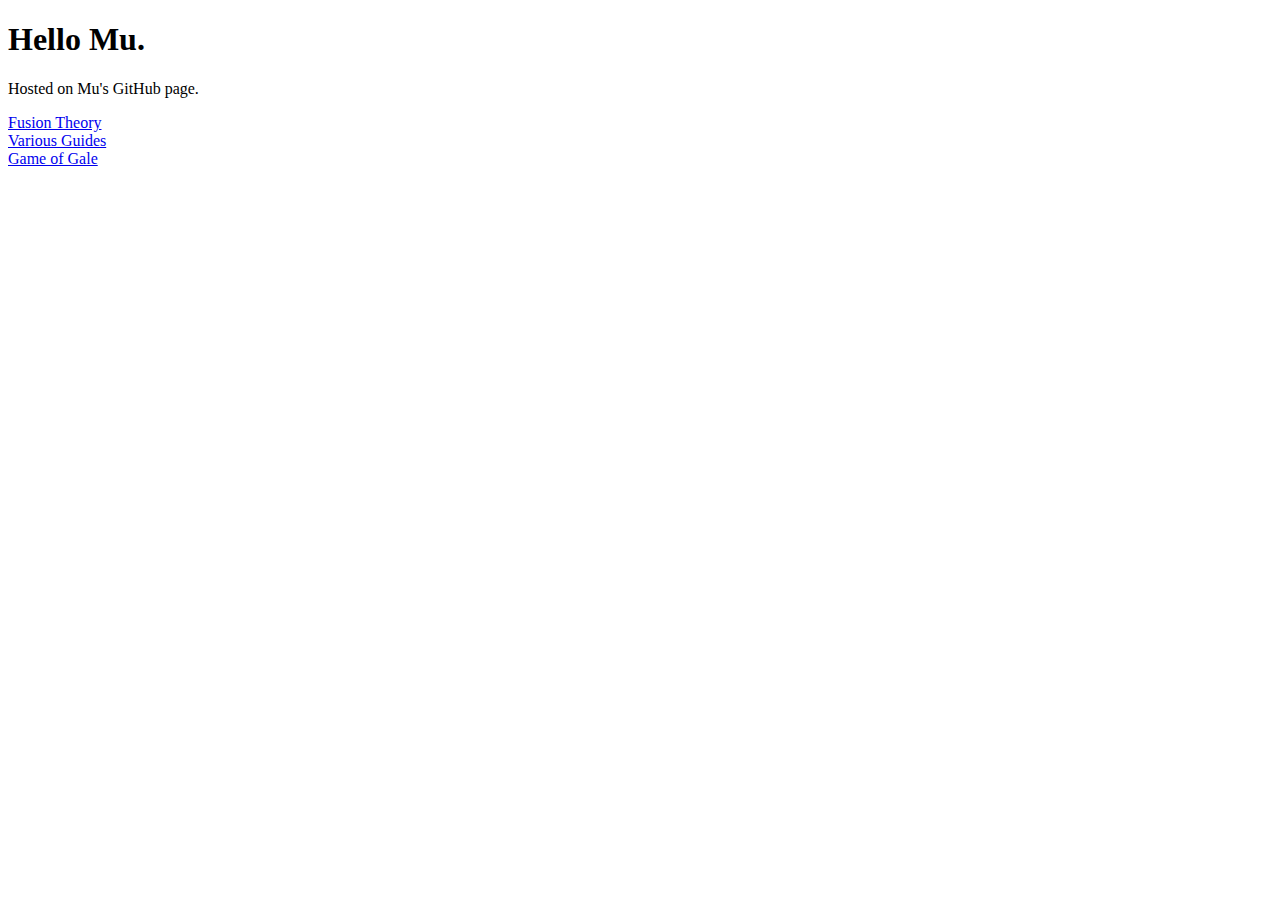
<file: index.html>
<!DOCTYPE html>
<html>
    <body>
        <h1>Hello Mu.</h1>
        <p>Hosted on Mu's GitHub page.</p>
        <li><a href="https://m-jima.github.io/docs-megaten/fusion-theory">Fusion Theory</a></li>
        <li><a href="https://m-jima.github.io/docs-megaten/guides">Various Guides</a></li>
        <li><a href="https://m-jima.github.io/bridgit/index">Game of Gale</a></li>
    </body>
</html>
</file>
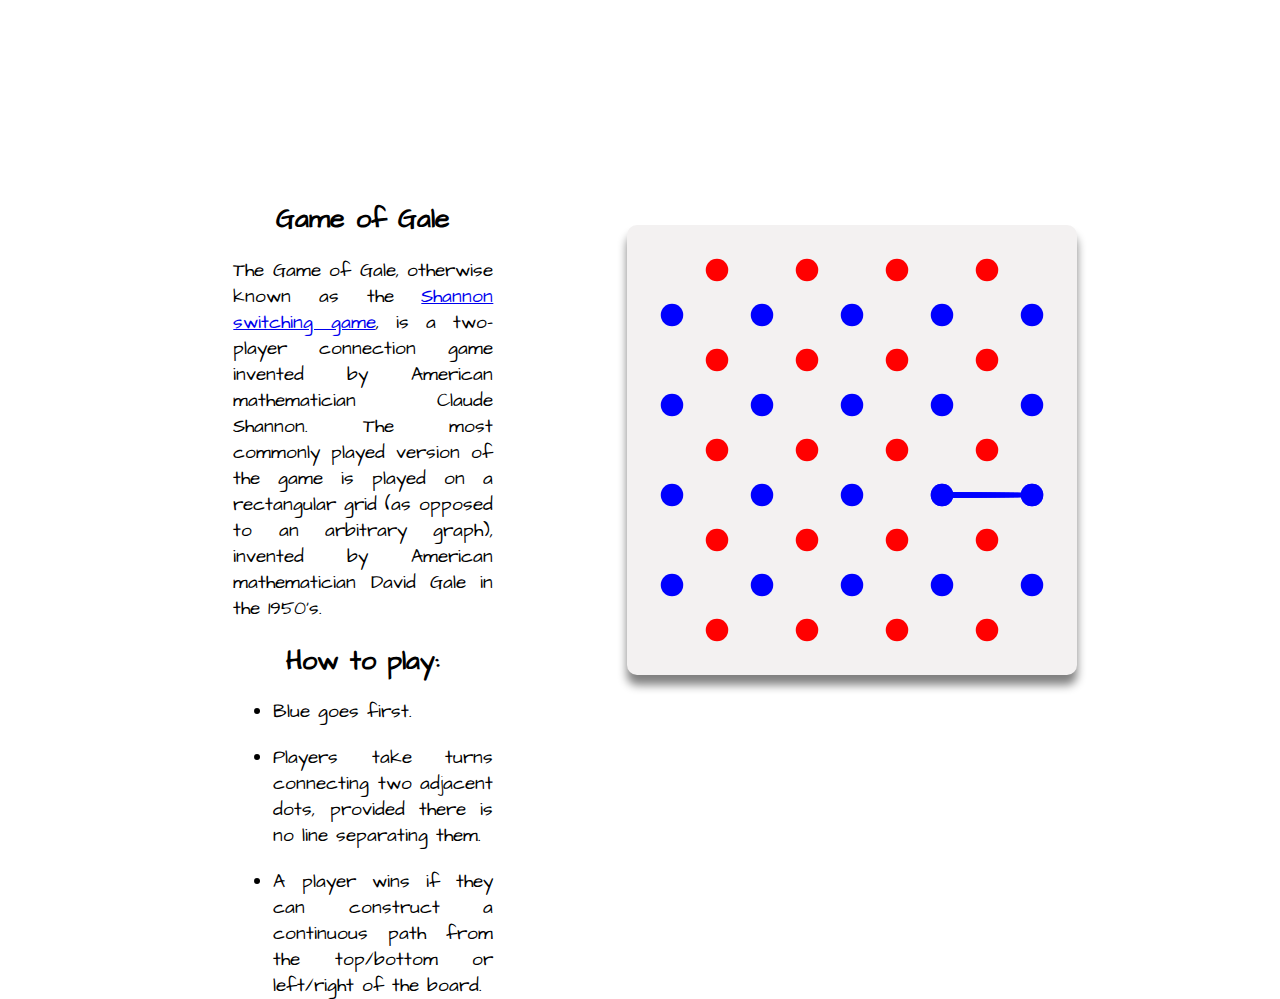
<file: bridgit/index.html>
<html>
<head>
  <title>Game of Gale / Shannon-Switching Game</title>
  <link rel="stylesheet" href="main.css">
</head>
<body>
  <div class="container">
    <div class="side-panel">
      <h3>Game of Gale</h3>
      <p> The Game of Gale, otherwise known as the <a href="https://en.wikipedia.org/wiki/Shannon_switching_game"> Shannon switching game</a>, is a two-player connection game invented by American mathematician Claude Shannon. The most commonly played version of the game is played on a rectangular grid (as opposed to an arbitrary graph), invented by American mathematician David Gale in the 1950's.</p>
      <h3>How to play:</h3>
      <ul>
        <li>Blue goes first.</li>
        <li>Players take turns connecting two adjacent dots, provided there is no line separating them.</li>
        <li>A player wins if they can construct a continuous path from the top/bottom or left/right of the board.</li>
      </ul>
    </div>

    <div id="app-container">
      <div id="win-message"> <span id = "black-message"> Blue wins!</span></div>
      <canvas id="canvas" width="450px" height="450px"></canvas>
    </div>
    <script src="scripts/dsu.js"></script>
    <script src="scripts/circle.js"></script>
    <script src="scripts/app.js"></script>
</body>
</html>
</file>
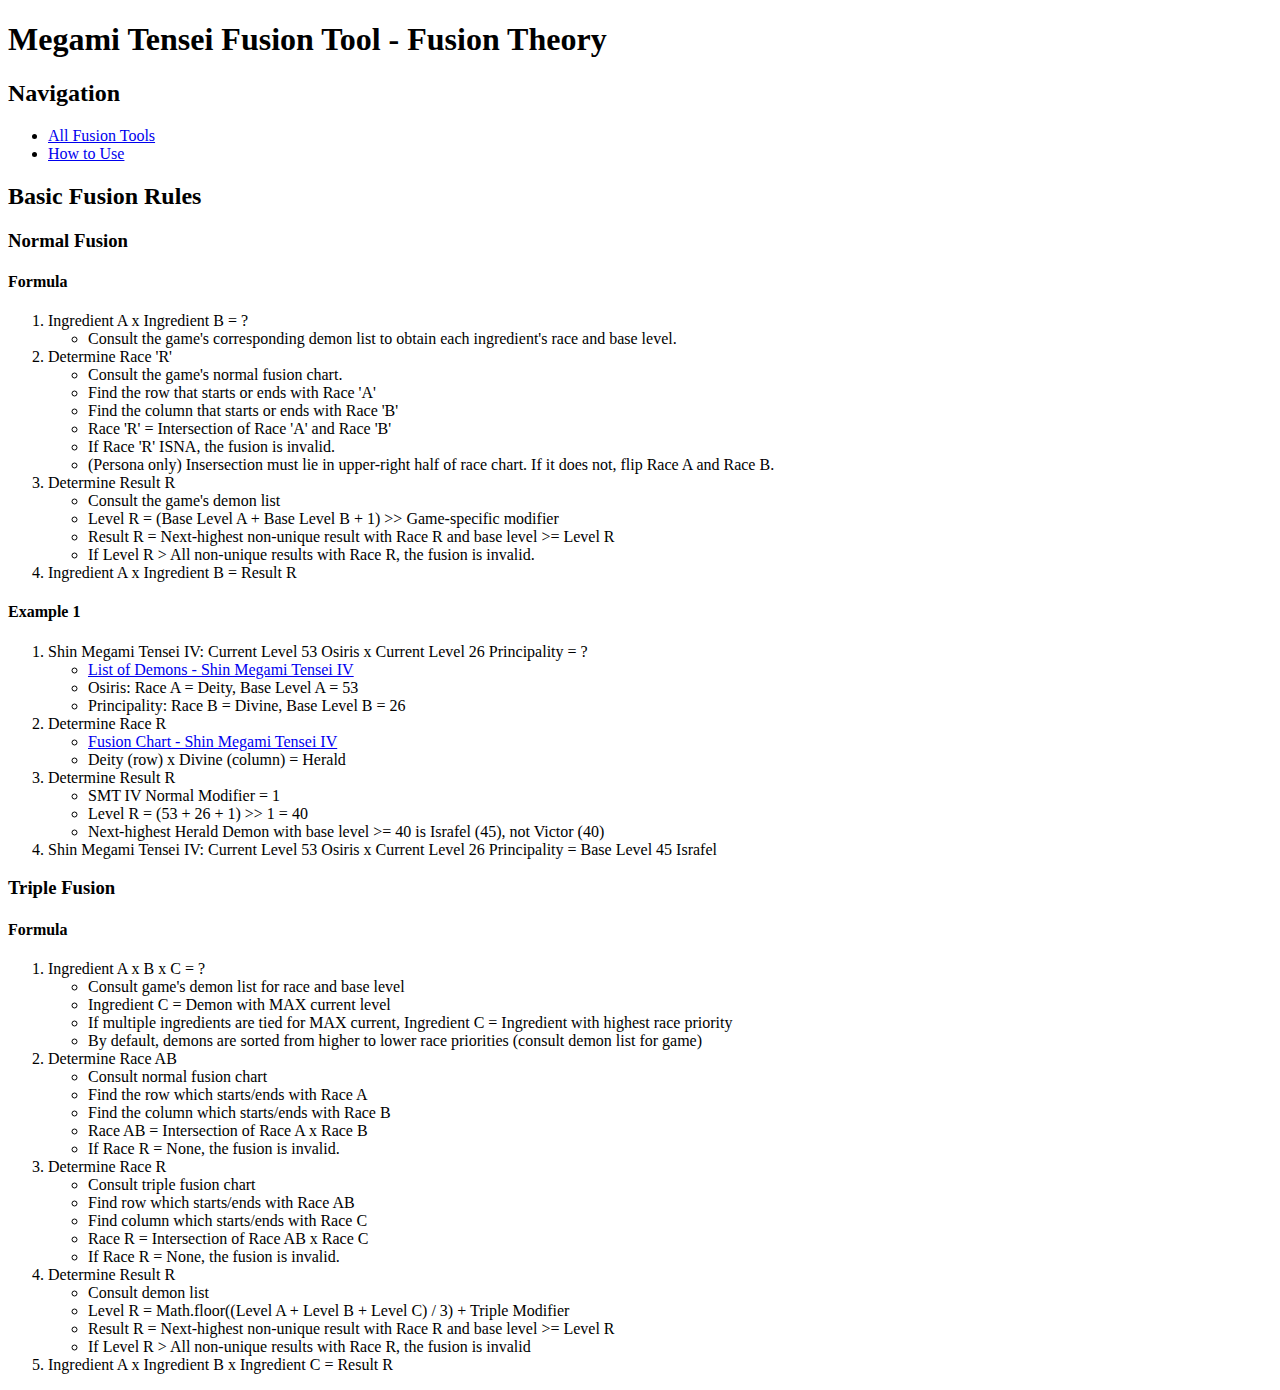
<file: docs-megaten/fusion-theory.html>
<!doctype html>
<html lang="en">
<head>
    <meta charset="utf-8">
    <title>Max Mill's Megami Tensei Fusion Tools</title>
    <meta name="viewport" content="width=device-width, initial-scale=1">
    <link rel="icon" type="image/x-icon" href="SMT_Dx2_Macca.ico">
    </head>
    <body>
        <div>
            <h1 id="megamitenseifusiontoolsfusiontheory">Megami Tensei Fusion Tool - Fusion Theory</h1>
            <h2 id="navigation">Navigation</h2>
            <ul>
                <li><a href="https://m-jima.github.io/megaten-fusion-tool/home">All Fusion Tools</a></li>
                <li><a href="https://m-jima.github.io/docs-megaten/how-to-use">How to Use</a></li>
<!--                <li><a href="https://github.com/m-jima/megaten-fusion">Report Issue</a></li>-->
            </ul>
            <h2 id="basicfusionrules">Basic Fusion Rules</h2>
            <h3 id="normalfusion">Normal Fusion</h3>
            <h4 id="formula">Formula</h4>
            <ol>
                <li>Ingredient A x Ingredient B = ?<ul>
                    <li>Consult the game's corresponding demon list to obtain each ingredient's race and base level.</li></ul></li>
                <li>Determine Race 'R'<ul>
                    <li>Consult the game's normal fusion chart.</li>
                    <li>Find the row that starts or ends with Race 'A'</li>
                    <li>Find the column that starts or ends with Race 'B'</li>
                    <li>Race 'R' = Intersection of Race 'A' and Race 'B'</li>
                    <li>If Race 'R' ISNA, the fusion is invalid.</li>
                    <li>(Persona only) Insersection must lie in upper-right half of race chart. If it does not, flip Race A and Race B.</li></ul></li>
                <li>Determine Result R<ul>
                    <li>Consult the game's demon list</li>
                    <li>Level R = (Base Level A + Base Level B + 1) >> Game-specific modifier</li>
                    <li>Result R = Next-highest non-unique result with Race R and base level &gt;= Level R</li>
                    <li>If Level R &gt; All non-unique results with Race R, the fusion is invalid.</li></ul></li>
                <li>Ingredient A x Ingredient B = Result R</li>
            </ol>
            <h4 id="example1">Example 1</h4>
            <ol>
                <li>Shin Megami Tensei IV: Current Level 53 Osiris x Current Level 26 Principality = ?<ul>
                    <li><a href="https://m-jima.github.io/megaten-fusion-tool/smtiv/demons">List of Demons - Shin Megami Tensei IV</a></li>
                    <li>Osiris: Race A = Deity, Base Level A = 53</li>
                    <li>Principality: Race B = Divine, Base Level B = 26</li></ul></li>
                    <li>Determine Race R<ul>
                        <li><a href="https://m-jima.github.io/megaten-fusion-tool/smtiv/chart">Fusion Chart - Shin Megami Tensei IV</a></li>
                        <li>Deity (row) x Divine (column) = Herald</li></ul></li>
                    <li>Determine Result R<ul>
                        <li>SMT IV Normal Modifier = 1</li>
                        <li>Level R = (53 + 26 + 1) >> 1 = 40</li>
                        <li>Next-highest Herald Demon with base level &gt;= 40 is Israfel (45), not Victor (40)</li></ul></li>
                    <li>Shin Megami Tensei IV: Current Level 53 Osiris x Current Level 26 Principality = Base Level 45 Israfel</li>
            </ol>
            <h3 id="triplefusion">Triple Fusion</h3>
            <h4 id="formula-1">Formula</h4>
            <ol>
                <li>Ingredient A x B x C = ?<ul>
                    <li>Consult game's demon list for race and base level</li>
                    <li>Ingredient C = Demon with MAX current level</li>
                    <li>If multiple ingredients are tied for MAX current, Ingredient C = Ingredient with highest race priority</li>
                    <li>By default, demons are sorted from higher to lower race priorities (consult demon list for game)</li></ul></li>
                <li>Determine Race AB<ul>
                    <li>Consult normal fusion chart</li>
                    <li>Find the row which starts/ends with Race A</li>
                    <li>Find the column which starts/ends with Race B</li>
                    <li>Race AB = Intersection of Race A x Race B</li>
                    <li>If Race R = None, the fusion is invalid.</li></ul></li>
                    <li>Determine Race R<ul>
                        <li>Consult triple fusion chart</li>
                        <li>Find row which starts/ends with Race AB</li>
                        <li>Find column which starts/ends with Race C</li>
                        <li>Race R = Intersection of Race AB x Race C</li>
                        <li>If Race R = None, the fusion is invalid.</li></ul></li>
                    <li>Determine Result R<ul>
                        <li>Consult demon list</li>
                        <li>Level R = Math.floor((Level A + Level B + Level C) / 3) + Triple Modifier</li>
                        <li>Result R = Next-highest non-unique result with Race R and base level &gt;= Level R</li>
                        <li>If Level R &gt; All non-unique results with Race R, the fusion is invalid</li></ul></li>
                <li>Ingredient A x Ingredient B x Ingredient C = Result R</li>
            </ol>
        </div>
    </body>
</html>
</file>
<file: bridgit/main.css>
@import url('https://fonts.googleapis.com/css?family=Roboto&display=swap');
@import url('https://fonts.googleapis.com/css?family=Architects+Daughter&display=swap');

body{
    margin: 0px;
    padding: 0px;       
    height: 100%;
    width: 100%;

    text-align: center;
    font-size: 27px;
    font-family: 'Roboto', sans-serif;
    background: white;
}

h1{
    margin: 0px;
}

#heading{
    height: 100px;
    line-height: 100px;
}

.container{
    padding-left: 100px;
    padding-right: 100px;
    height: 100%;
    display: flex;
    justify-content: space-evenly;
    align-items: center;
    flex-direction: row;
}

#app-container{
    width: 450px;
    height: 450px;
    border-radius: 10px;
    box-shadow: 0px 10px 10px grey;
    background: rgb(243, 241, 241);
    cursor: pointer;
}

#win-message{
    border-radius: 10px;
    position: absolute;
    width: inherit;
    text-align: center;
    line-height: 450px;
    opacity: 0;
    font-size: 30pt;
    color: white;
    visibility: hidden;
    background: rgba(219, 214, 214, 0.75);
    transition: all 1s ease-in-out;
}

#win-message-change{
    border-radius: 10px;
    position: absolute;
    width: inherit;
    text-align: center;
    line-height: 450px;
    opacity: 1;
    font-size: 30pt;
    color: white;
    background: rgba(219, 214, 214, 0.75);
}

.side-panel{
    font-family: 'Architects Daughter', cursive;
    padding: 10px;
    width: 300px;
    height: 500px;
    text-align: justify;
}

.side-panel h3{
    text-align: center;
    font-size: 27px;
    margin: 0px
}

.side-panel ul{
    font-size: 14pt;
}

.side-panel ul li{
    margin: 0 20px 20px;
}

.side-panel p{
    font-size: 14pt;
    margin: 20px;
}

#black-message{
    color: black;
    background: rgba(219, 214, 214, 1   );
    box-shadow: 0px 4px 4px grey;
}
</file>
